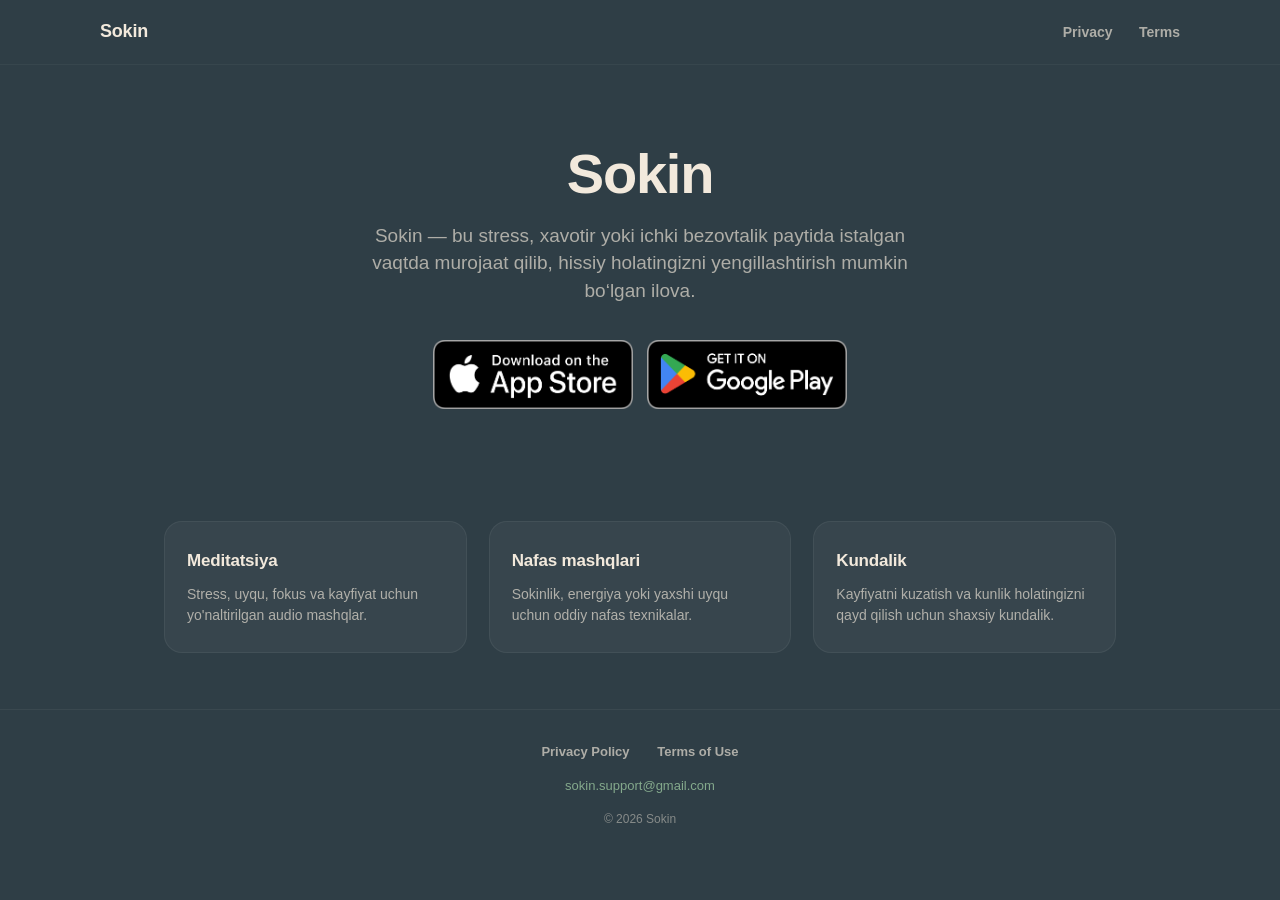
<file: index.html>
<!doctype html>
<html lang="en">
<head>
  <meta charset="utf-8" />
  <meta name="viewport" content="width=device-width, initial-scale=1, viewport-fit=cover" />
  <title>Sokin — Meditation, Breathing, Sleep</title>
  <meta name="description" content="Sokin — a meditation app for stress relief, breathing exercises, and better sleep. Available on iOS and Android." />
  <meta name="theme-color" content="#2F3E46" />

  <meta property="og:title" content="Sokin — Meditation, Breathing, Sleep" />
  <meta property="og:description" content="Meditation, breathing exercises, and tools for better sleep." />
  <meta property="og:type" content="website" />

  <link rel="stylesheet" href="styles.css" />
  <style>
    .badges .store-badge-img { display: inline-flex; transition: transform .2s ease, opacity .2s ease; }
    .badges .store-badge-img:hover { transform: translateY(-1px); opacity: .88; }
    .badges .store-badge-img img { display: block; width: 200px; height: auto; }
    @media (max-width: 720px) { .badges .store-badge-img img { width: 168px; } }
  </style>
</head>
<body>

  <header class="site-header">
    <div class="inner">
      <div class="brand">Sokin</div>
      <nav>
        <a href="privacy/">Privacy</a>
        <a href="terms/">Terms</a>
      </nav>
    </div>
  </header>

  <main>
    <section class="hero">
      <h1>Sokin</h1>
      <p class="tagline">
        Sokin — bu stress, xavotir yoki ichki bezovtalik paytida istalgan vaqtda murojaat qilib, hissiy holatingizni yengillashtirish mumkin bo‘lgan ilova.
      </p>

      <div class="badges">
        <a class="store-badge-img" href="https://apps.apple.com/app/id6761256187" target="_blank" rel="noopener" aria-label="Download on the App Store">
          <img src="download/apple.png" alt="Download on the App Store" />
        </a>
        <a class="store-badge-img" href="https://play.google.com/store/apps/details?id=com.sokin.meditation" target="_blank" rel="noopener" aria-label="Get it on Google Play">
          <img src="download/google.png" alt="Get it on Google Play" />
        </a>
      </div>
    </section>

    <section class="features">
      <div class="feature">
        <h3>Meditatsiya</h3>
        <p>Stress, uyqu, fokus va kayfiyat uchun yo'naltirilgan audio mashqlar.</p>
      </div>
      <div class="feature">
        <h3>Nafas mashqlari</h3>
        <p>Sokinlik, energiya yoki yaxshi uyqu uchun oddiy nafas texnikalar.</p>
      </div>
      <div class="feature">
        <h3>Kundalik</h3>
        <p>Kayfiyatni kuzatish va kunlik holatingizni qayd qilish uchun shaxsiy kundalik.</p>
      </div>
    </section>
  </main>

  <footer class="site-footer">
    <div class="links">
      <a href="privacy/">Privacy Policy</a>
      <a href="terms/">Terms of Use</a>
    </div>
    <div class="email">
      <a href="mailto:sokin.support@gmail.com">sokin.support@gmail.com</a>
    </div>
    <div style="margin-top: 14px; font-size: 12px;">
      © 2026 Sokin
    </div>
  </footer>

</body>
</html>
</file>
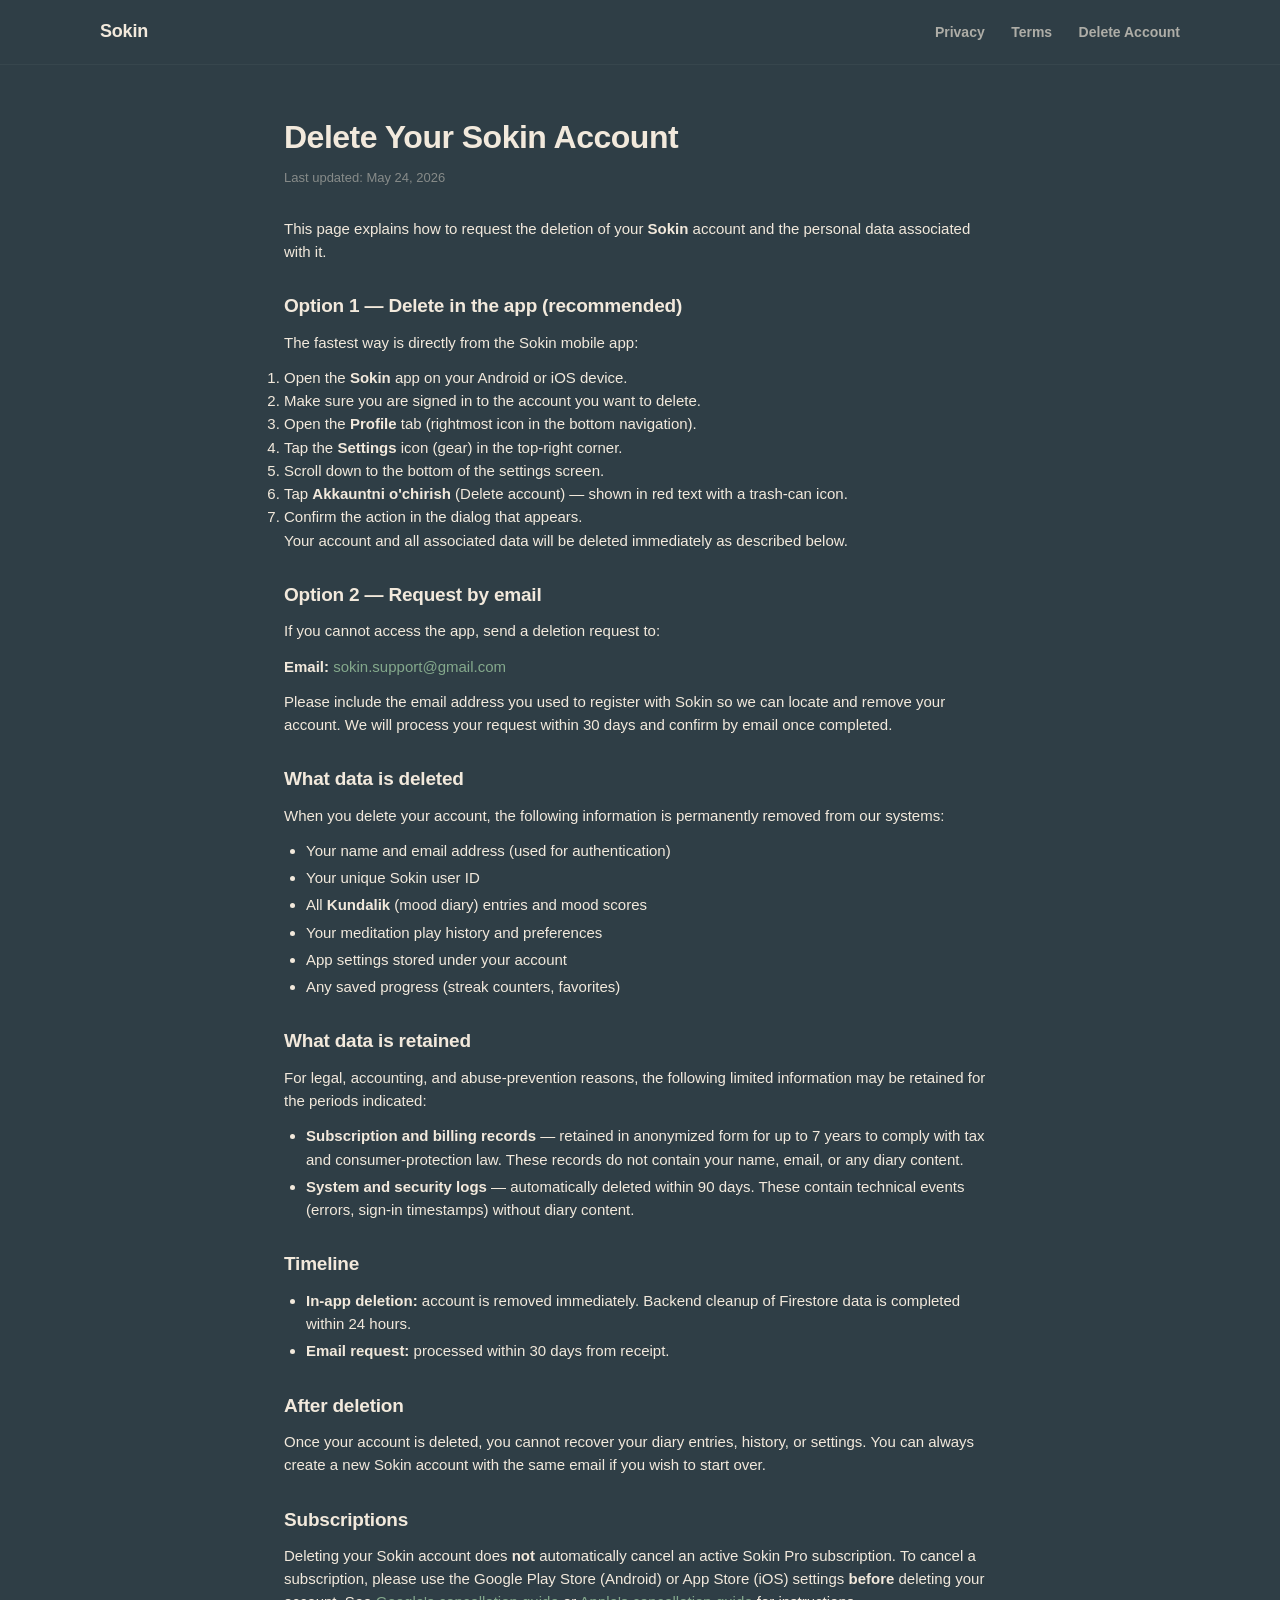
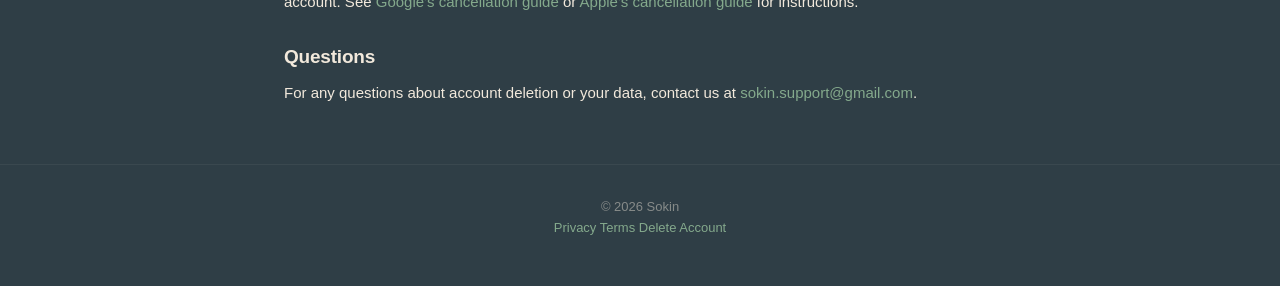
<file: delete-account/index.html>
<!doctype html>
<html lang="en">
<head>
  <meta charset="utf-8" />
  <meta name="viewport" content="width=device-width, initial-scale=1, viewport-fit=cover" />
  <title>Account Deletion — Sokin</title>
  <meta name="description" content="How to request deletion of your Sokin account and associated data." />
  <meta name="theme-color" content="#2F3E46" />
  <link rel="stylesheet" href="../styles.css" />
</head>
<body>

  <header class="site-header">
    <div class="inner">
      <div class="brand"><a href="../" style="color: inherit;">Sokin</a></div>
      <nav>
        <a href="../privacy/">Privacy</a>
        <a href="../terms/">Terms</a>
        <a href="../delete-account/">Delete Account</a>
      </nav>
    </div>
  </header>

  <main class="container policy">

    <h1>Delete Your Sokin Account</h1>
    <p class="effective">Last updated: May 24, 2026</p>

    <p>This page explains how to request the deletion of your <strong>Sokin</strong> account and the personal data associated with it.</p>

    <h2>Option 1 — Delete in the app (recommended)</h2>
    <p>The fastest way is directly from the Sokin mobile app:</p>
    <ol>
      <li>Open the <strong>Sokin</strong> app on your Android or iOS device.</li>
      <li>Make sure you are signed in to the account you want to delete.</li>
      <li>Open the <strong>Profile</strong> tab (rightmost icon in the bottom navigation).</li>
      <li>Tap the <strong>Settings</strong> icon (gear) in the top-right corner.</li>
      <li>Scroll down to the bottom of the settings screen.</li>
      <li>Tap <strong>Akkauntni o'chirish</strong> (Delete account) — shown in red text with a trash-can icon.</li>
      <li>Confirm the action in the dialog that appears.</li>
    </ol>
    <p>Your account and all associated data will be deleted immediately as described below.</p>

    <h2>Option 2 — Request by email</h2>
    <p>If you cannot access the app, send a deletion request to:</p>
    <p><strong>Email:</strong> <a href="mailto:sokin.support@gmail.com?subject=Sokin%20account%20deletion%20request">sokin.support@gmail.com</a></p>
    <p>Please include the email address you used to register with Sokin so we can locate and remove your account. We will process your request within 30 days and confirm by email once completed.</p>

    <h2>What data is deleted</h2>
    <p>When you delete your account, the following information is permanently removed from our systems:</p>
    <ul>
      <li>Your name and email address (used for authentication)</li>
      <li>Your unique Sokin user ID</li>
      <li>All <strong>Kundalik</strong> (mood diary) entries and mood scores</li>
      <li>Your meditation play history and preferences</li>
      <li>App settings stored under your account</li>
      <li>Any saved progress (streak counters, favorites)</li>
    </ul>

    <h2>What data is retained</h2>
    <p>For legal, accounting, and abuse-prevention reasons, the following limited information may be retained for the periods indicated:</p>
    <ul>
      <li><strong>Subscription and billing records</strong> — retained in anonymized form for up to 7 years to comply with tax and consumer-protection law. These records do not contain your name, email, or any diary content.</li>
      <li><strong>System and security logs</strong> — automatically deleted within 90 days. These contain technical events (errors, sign-in timestamps) without diary content.</li>
    </ul>

    <h2>Timeline</h2>
    <ul>
      <li><strong>In-app deletion:</strong> account is removed immediately. Backend cleanup of Firestore data is completed within 24 hours.</li>
      <li><strong>Email request:</strong> processed within 30 days from receipt.</li>
    </ul>

    <h2>After deletion</h2>
    <p>Once your account is deleted, you cannot recover your diary entries, history, or settings. You can always create a new Sokin account with the same email if you wish to start over.</p>

    <h2>Subscriptions</h2>
    <p>Deleting your Sokin account does <strong>not</strong> automatically cancel an active Sokin Pro subscription. To cancel a subscription, please use the Google Play Store (Android) or App Store (iOS) settings <strong>before</strong> deleting your account. See <a href="https://support.google.com/googleplay/answer/7018481">Google's cancellation guide</a> or <a href="https://support.apple.com/HT202039">Apple's cancellation guide</a> for instructions.</p>

    <h2>Questions</h2>
    <p>For any questions about account deletion or your data, contact us at <a href="mailto:sokin.support@gmail.com">sokin.support@gmail.com</a>.</p>

  </main>

  <footer class="site-footer">
    <div class="inner">
      <span>© 2026 Sokin</span>
      <nav>
        <a href="../privacy/">Privacy</a>
        <a href="../terms/">Terms</a>
        <a href="../delete-account/">Delete Account</a>
      </nav>
    </div>
  </footer>

</body>
</html>
</content>
</invoke>
</file>
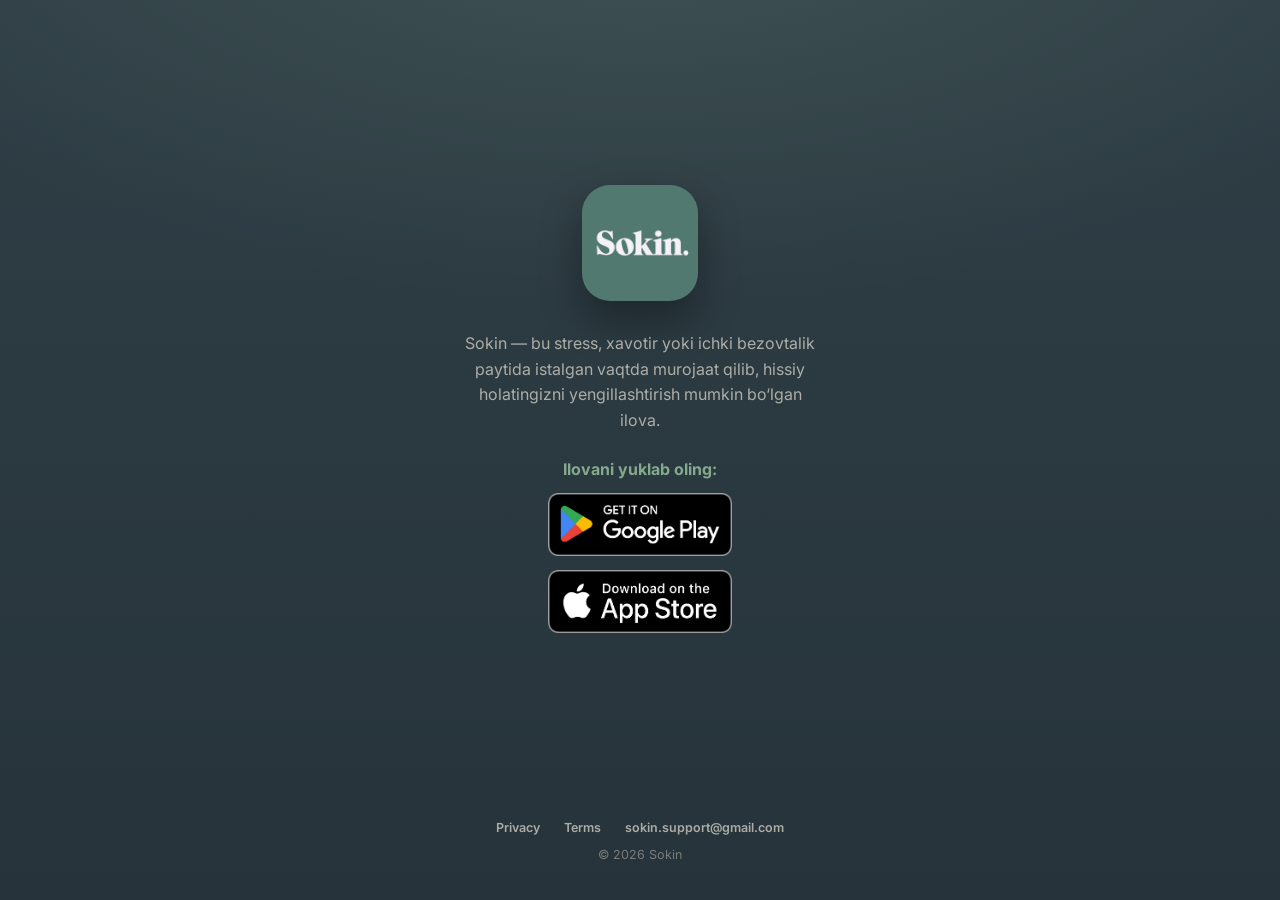
<file: download/index.html>
<!doctype html>
<html lang="uz">
<head>
  <meta charset="utf-8" />
  <meta name="viewport" content="width=device-width, initial-scale=1, viewport-fit=cover" />
  <title>Sokin — Yuklab olish</title>
  <meta name="description" content="Sokin meditatsiya ilovasini yuklab oling — iPhone (App Store) va Android (Google Play) uchun." />
  <meta name="theme-color" content="#2F3E46" />

  <meta property="og:title" content="Sokin — Yuklab olish" />
  <meta property="og:description" content="Meditatsiya, nafas mashqlari va sokin uyqu uchun ilova." />
  <meta property="og:image" content="icon.png" />
  <meta property="og:type" content="website" />

  <link rel="preconnect" href="https://fonts.googleapis.com" />
  <link rel="preconnect" href="https://fonts.gstatic.com" crossorigin />
  <link href="https://fonts.googleapis.com/css2?family=Inter:wght@400;500;600;700&display=swap" rel="stylesheet" />

  <style>
    :root {
      --bg: #2F3E46;
      --bg2: #26333a;
      --surface: #354F52;
      --primary: #52796F;
      --icon: #84A98C;
      --text: #F2E9DC;
      --text-muted: rgba(242, 233, 220, 0.66);
      --text-subtle: rgba(242, 233, 220, 0.40);
    }
    * { box-sizing: border-box; margin: 0; padding: 0; }
    html { scroll-behavior: smooth; }
    body {
      font-family: "Inter", -apple-system, BlinkMacSystemFont, "Segoe UI", Roboto, sans-serif;
      color: var(--text);
      background:
        radial-gradient(120% 80% at 50% -10%, rgba(132,169,140,0.18) 0%, rgba(132,169,140,0) 55%),
        linear-gradient(180deg, var(--bg) 0%, var(--bg2) 100%);
      background-attachment: fixed;
      min-height: 100vh;
      -webkit-font-smoothing: antialiased;
      -moz-osx-font-smoothing: grayscale;
      display: flex;
      flex-direction: column;
    }

    .wrap {
      flex: 1;
      display: flex;
      flex-direction: column;
      align-items: center;
      justify-content: center;
      text-align: center;
      padding: 64px 24px 40px;
    }

    .logo {
      width: 116px;
      height: 116px;
      border-radius: 28px;
      box-shadow: 0 18px 40px rgba(0, 0, 0, 0.35);
      margin-bottom: 30px;
    }

    .tagline {
      font-size: 16px;
      color: var(--text-muted);
      max-width: 350px;
      line-height: 1.6;
      margin-bottom: 0;
    }
    .cta-line {
      font-size: 16px;
      font-weight: 700;
      color: var(--icon);
      margin: 26px 0 14px;
    }

    .buttons {
      display: flex;
      flex-direction: column;
      align-items: center;
      gap: 14px;
    }
    .store-badge {
      display: inline-flex;
      transition: transform .2s ease, opacity .2s ease;
    }
    .store-badge:hover { transform: translateY(-1px); opacity: 0.88; }
    .store-badge img { display: block; }
    /* Both badges cropped tight → identical display WIDTH so the
       stacked pair lines up neatly (edges aligned). */
    .store-badge img { width: 184px; height: auto; }
    .store-badge.primary { order: -1; }

    footer {
      text-align: center;
      padding: 26px 24px 38px;
      font-size: 12.5px;
      color: var(--text-subtle);
    }
    footer a { color: var(--text-muted); text-decoration: none; font-weight: 600; margin: 0 10px; }
    footer a:hover { color: var(--text); }
    footer .copy { margin-top: 12px; color: var(--text-subtle); }

    @media (max-width: 420px) {
      .logo { width: 104px; height: 104px; }
    }
  </style>
</head>
<body>

  <div class="wrap">
    <img class="logo" src="icon.png" alt="Sokin" />

    <p class="tagline">
      Sokin — bu stress, xavotir yoki ichki bezovtalik paytida istalgan vaqtda murojaat qilib, hissiy holatingizni yengillashtirish mumkin bo‘lgan ilova.
    </p>
    <p class="cta-line">Ilovani yuklab oling:</p>

    <div class="buttons">
      <a id="btn-ios" class="store-badge badge-ios" href="https://apps.apple.com/app/id6761256187" rel="noopener" aria-label="Download on the App Store">
        <img src="apple.png" alt="Download on the App Store" />
      </a>
      <a id="btn-android" class="store-badge badge-android" href="https://play.google.com/store/apps/details?id=com.sokin.meditation" rel="noopener" aria-label="Get it on Google Play">
        <img src="google.png" alt="Get it on Google Play" />
      </a>
    </div>
  </div>

  <footer>
    <div>
      <a href="../privacy/">Privacy</a>
      <a href="../terms/">Terms</a>
      <a href="mailto:sokin.support@gmail.com">sokin.support@gmail.com</a>
    </div>
    <div class="copy">© 2026 Sokin</div>
  </footer>

  <script>
    (function () {
      var ua = navigator.userAgent || navigator.vendor || window.opera || "";
      var isIOS = /iPad|iPhone|iPod/.test(ua) && !window.MSStream;
      var isAndroid = /android/i.test(ua);
      if (isAndroid) document.getElementById("btn-android").classList.add("primary");
      else if (isIOS) document.getElementById("btn-ios").classList.add("primary");
      else document.getElementById("btn-android").classList.add("primary");
    })();
  </script>

</body>
</html>
</file>
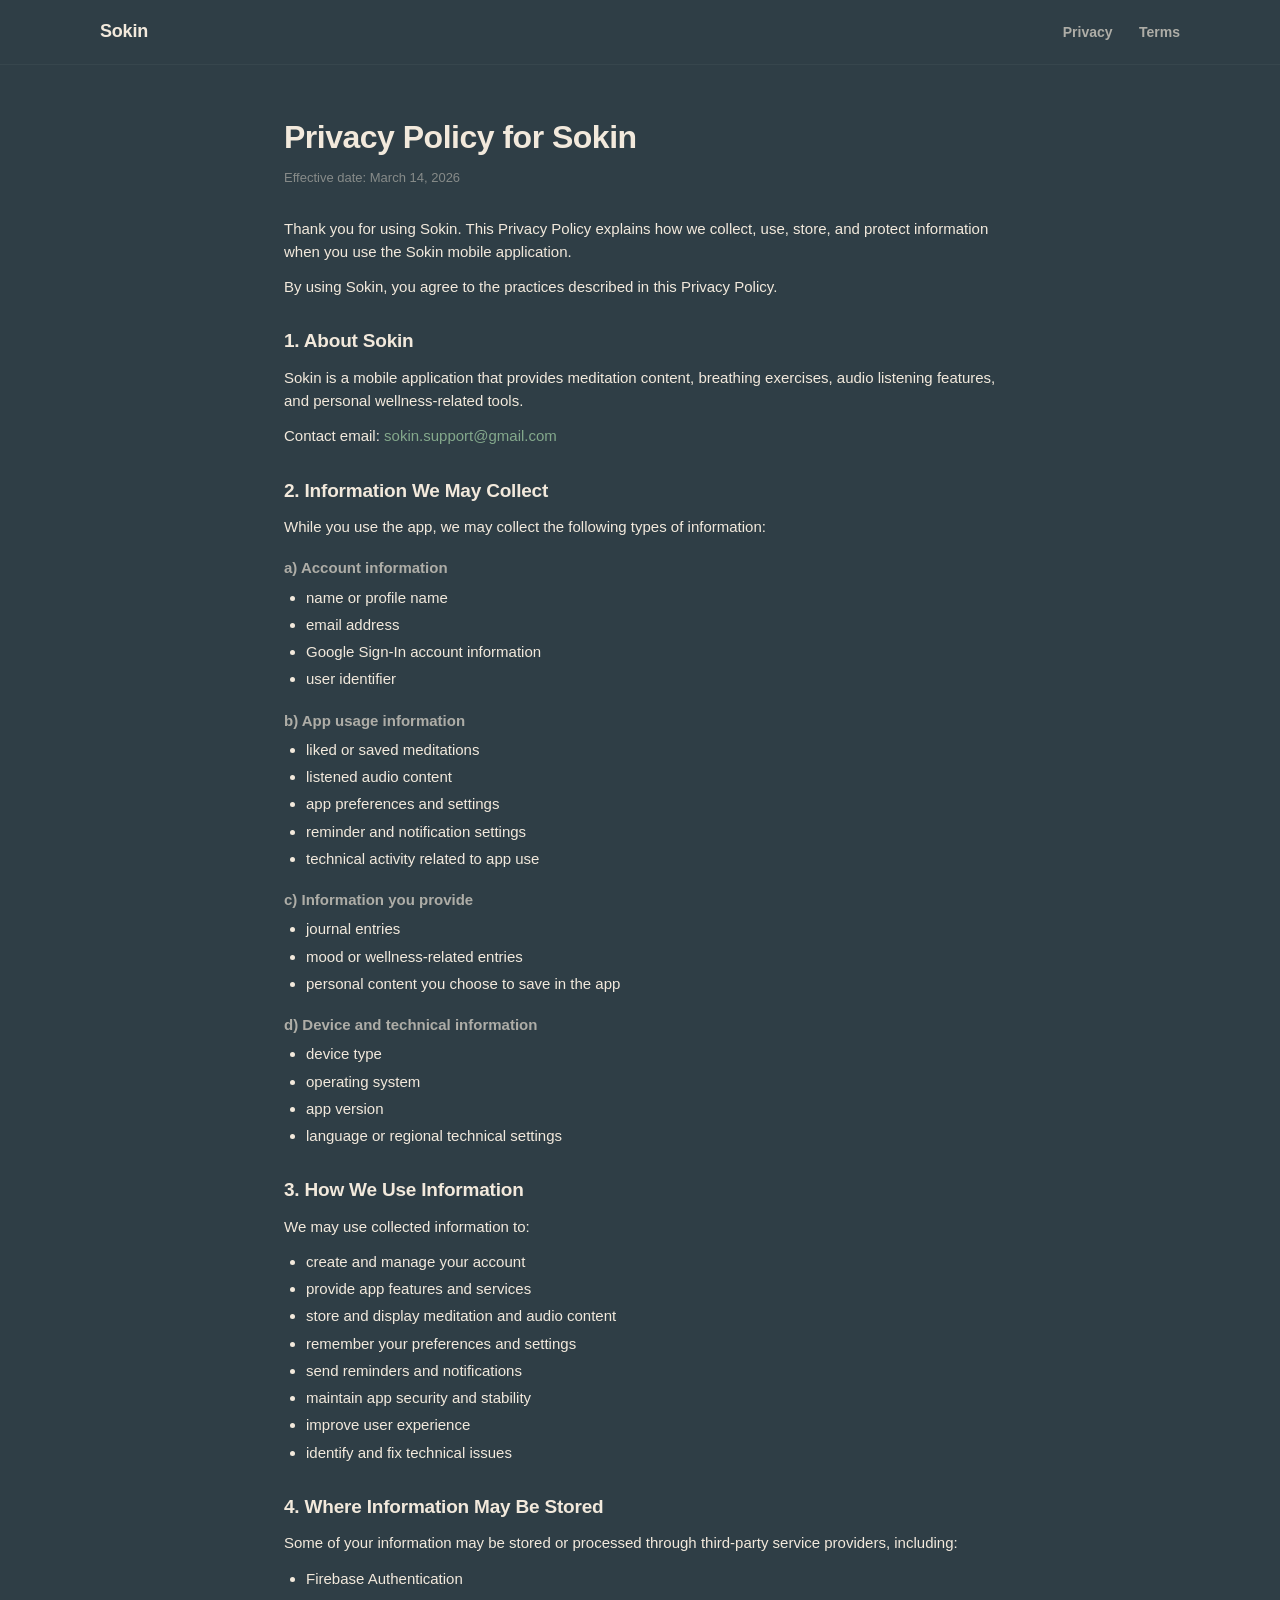
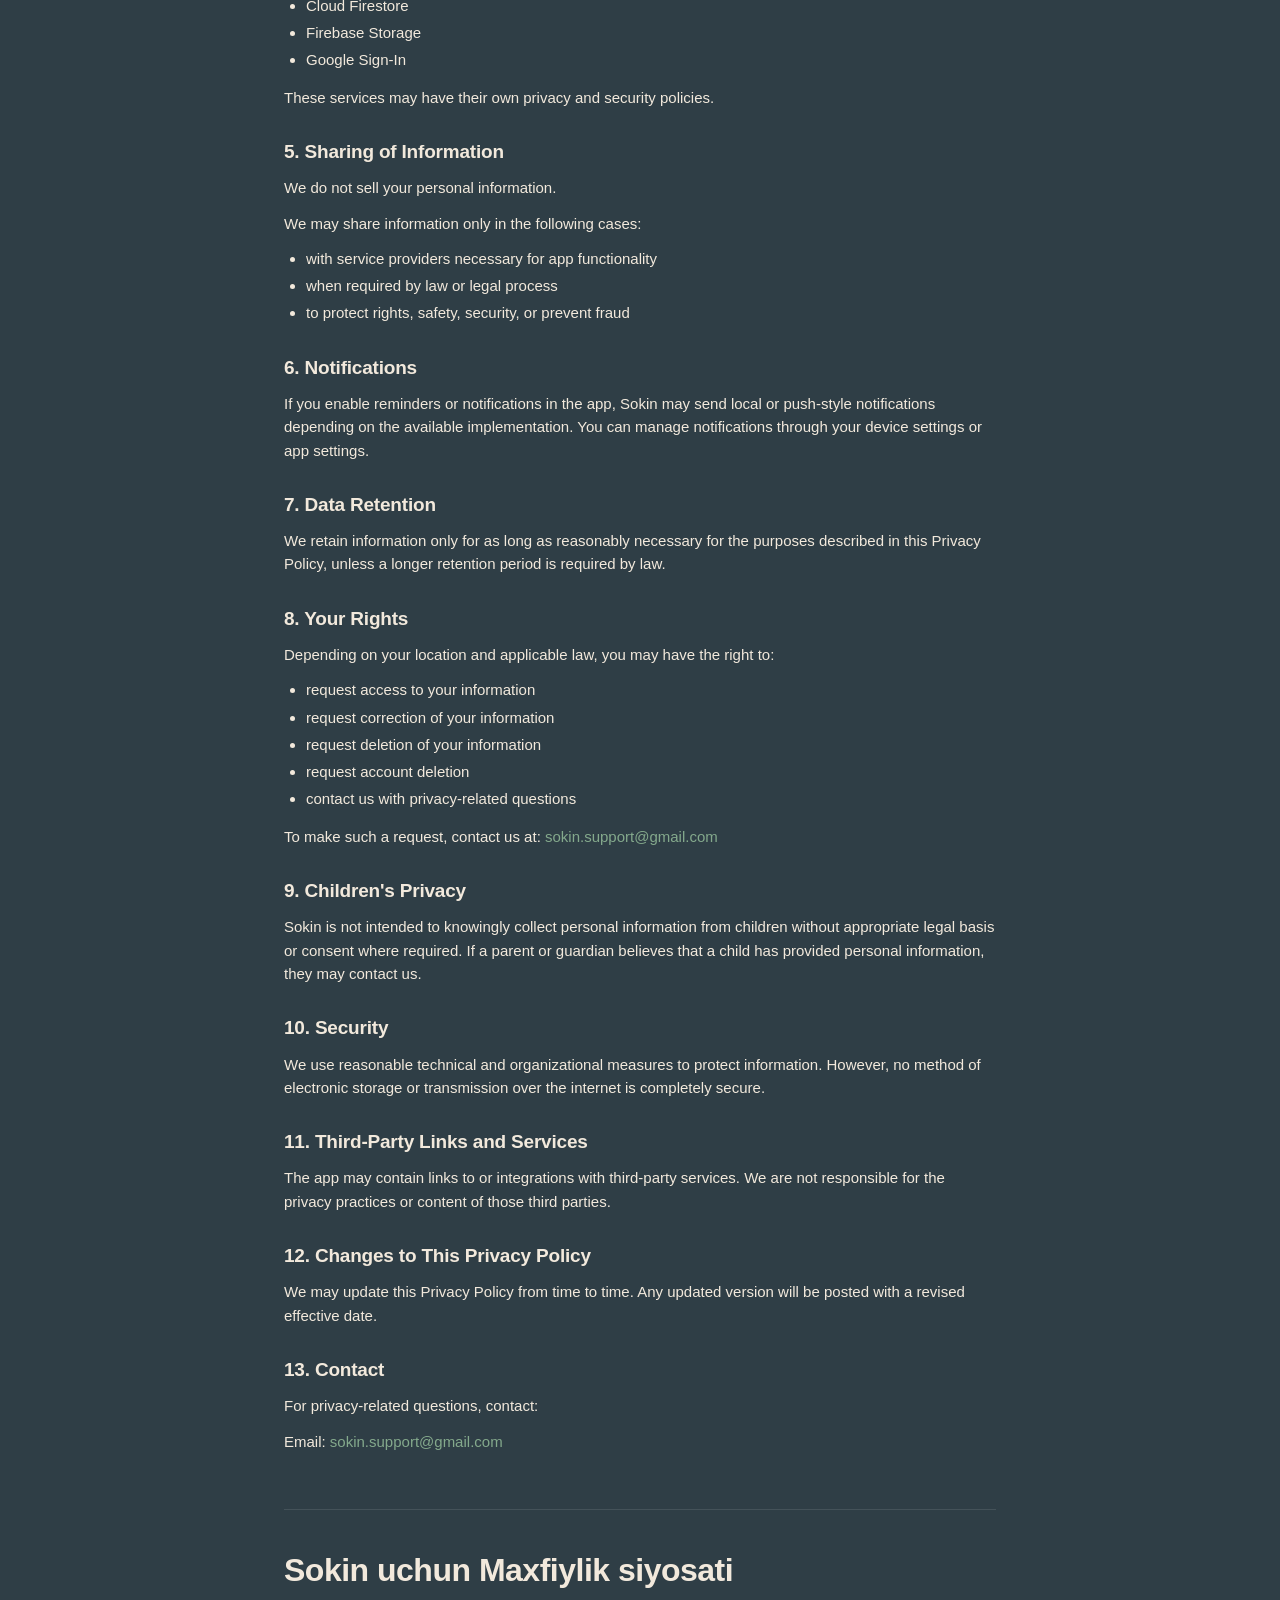
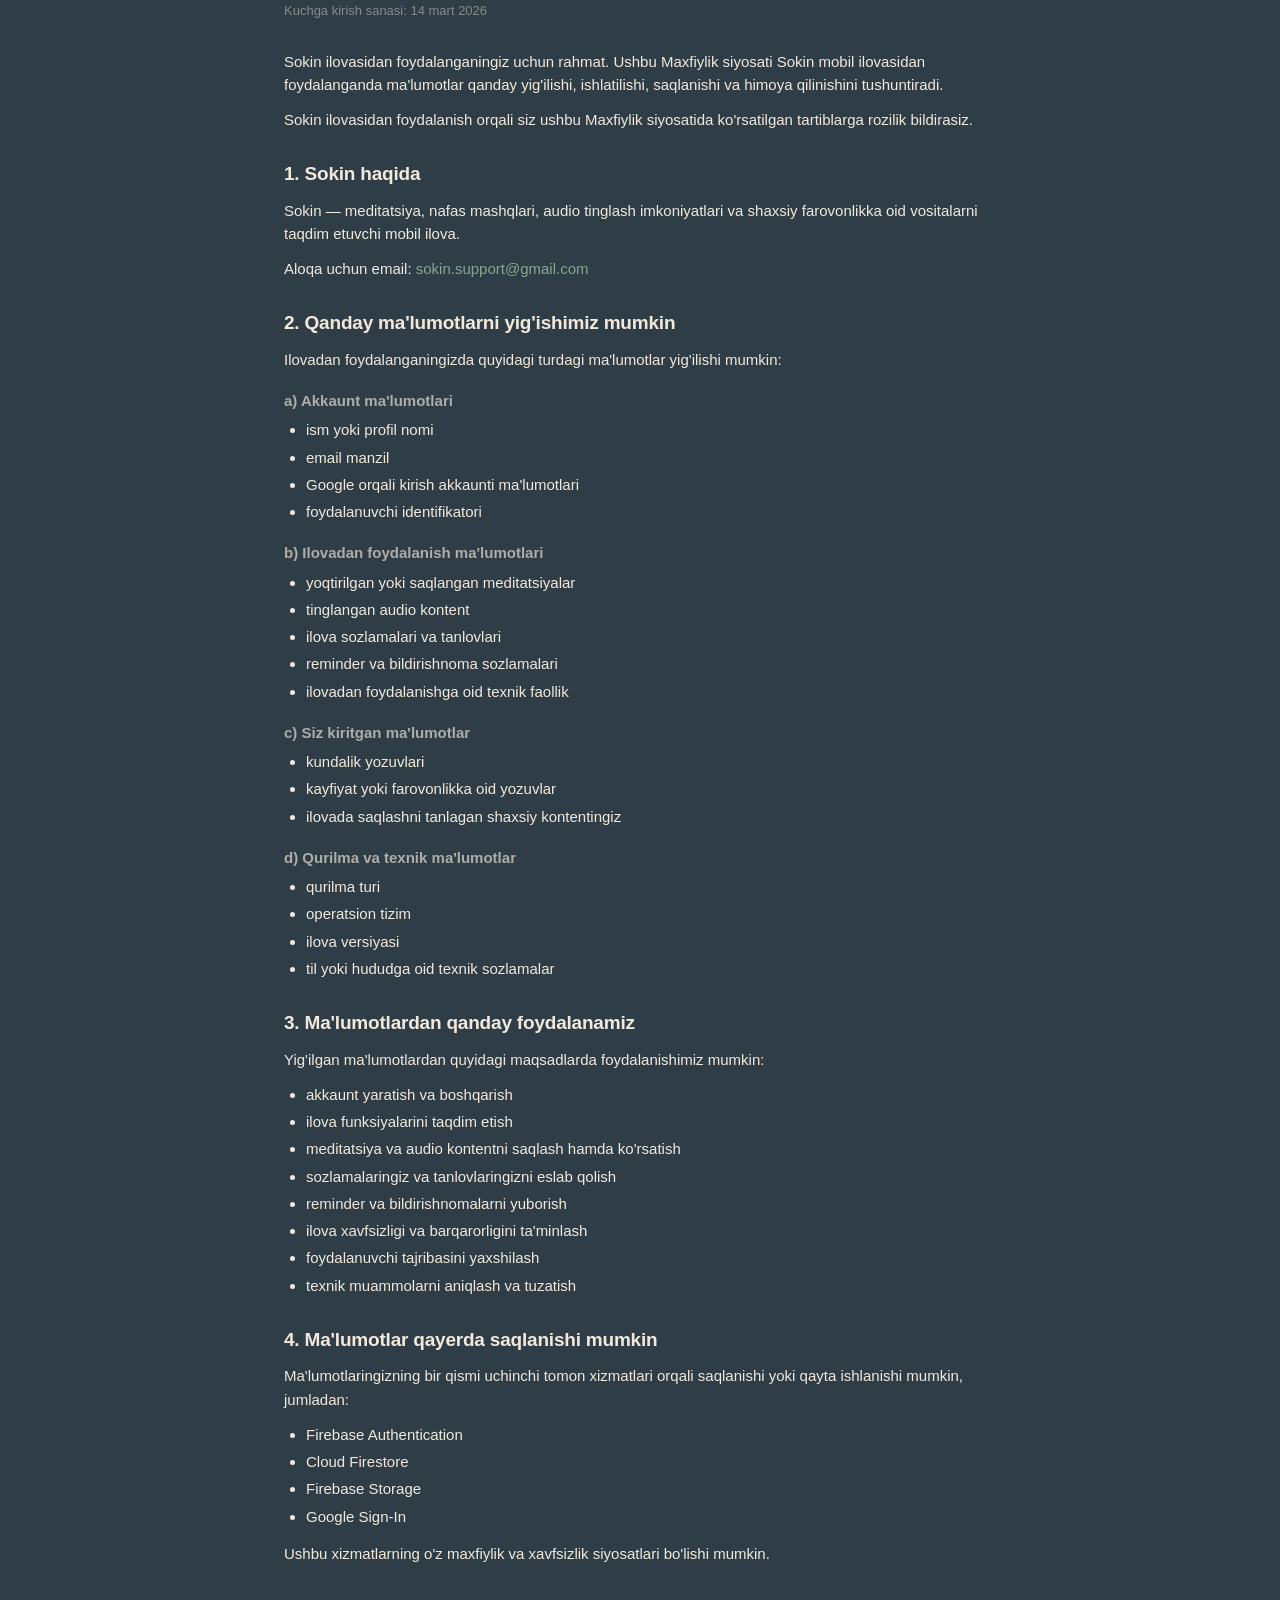
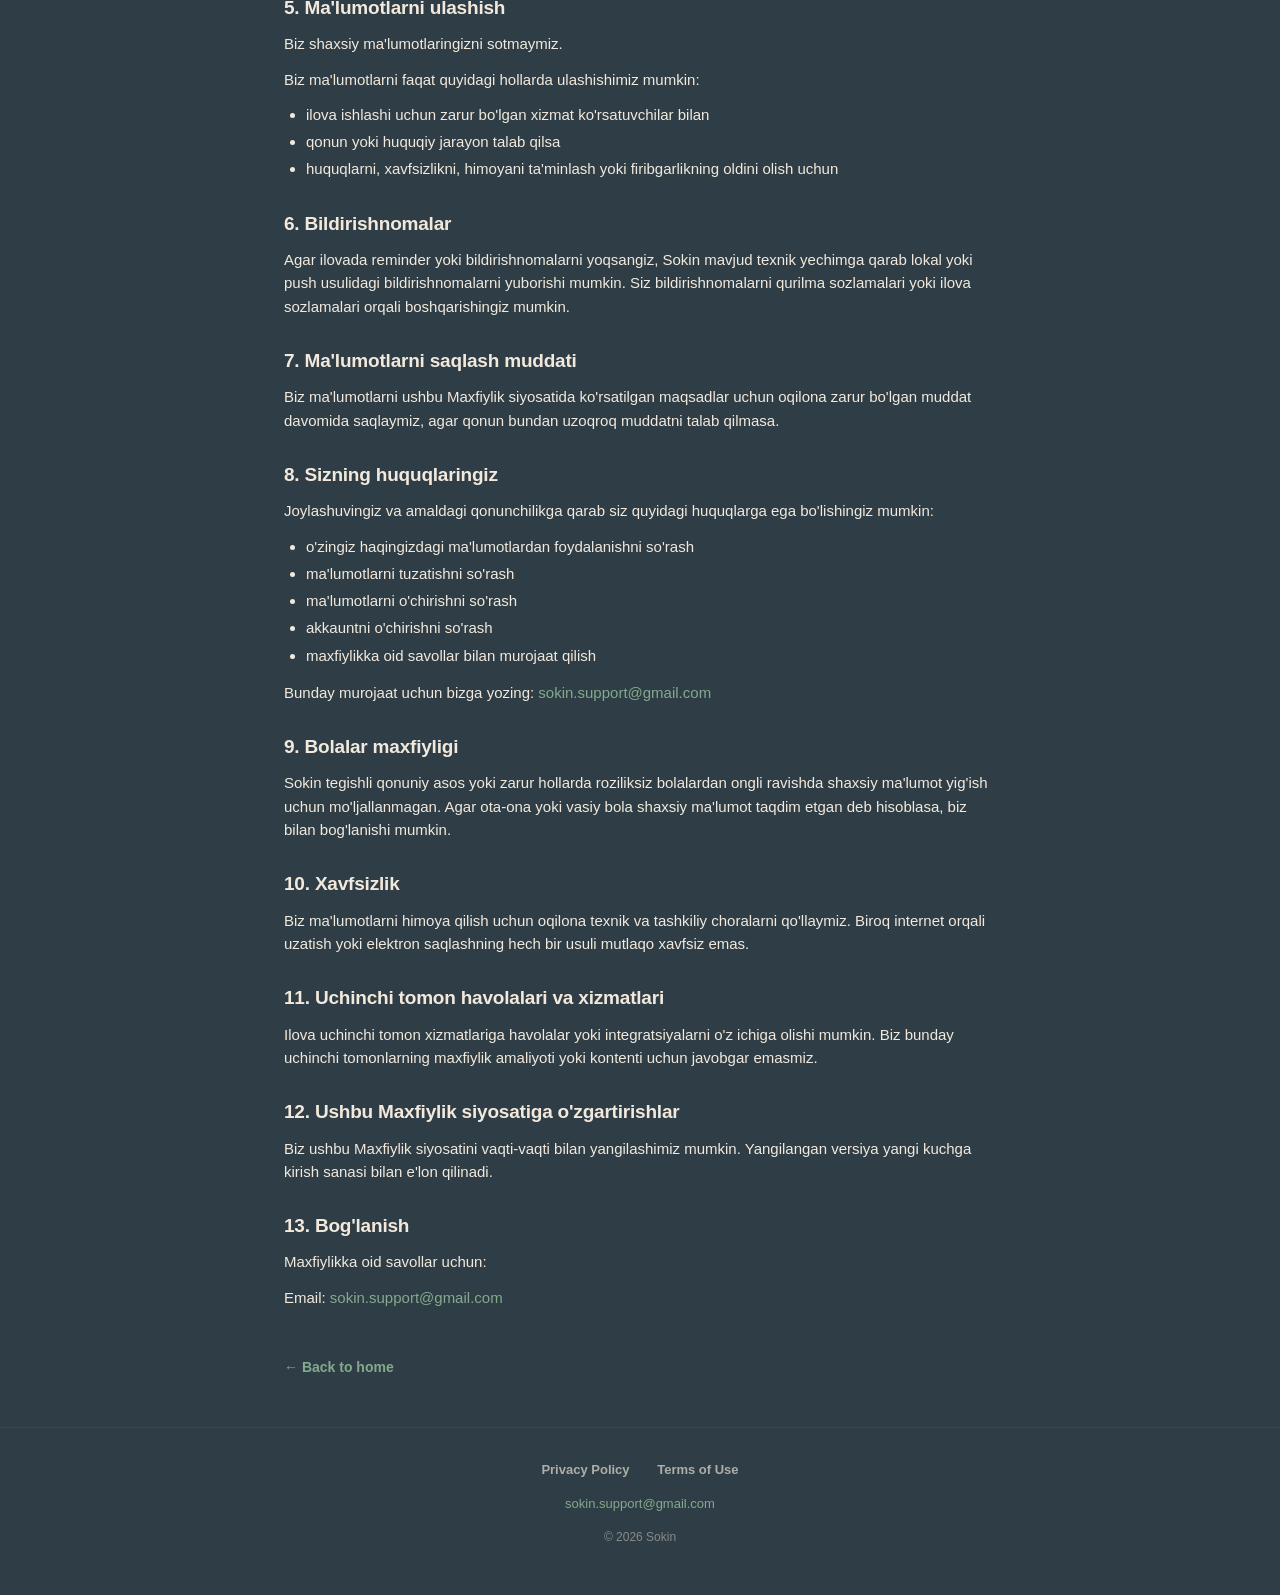
<file: privacy/index.html>
<!doctype html>
<html lang="en">
<head>
  <meta charset="utf-8" />
  <meta name="viewport" content="width=device-width, initial-scale=1, viewport-fit=cover" />
  <title>Privacy Policy — Sokin</title>
  <meta name="description" content="Privacy Policy for the Sokin meditation app." />
  <meta name="theme-color" content="#2F3E46" />
  <link rel="stylesheet" href="../styles.css" />
</head>
<body>

  <header class="site-header">
    <div class="inner">
      <div class="brand"><a href="../" style="color: inherit;">Sokin</a></div>
      <nav>
        <a href="../privacy/">Privacy</a>
        <a href="../terms/">Terms</a>
      </nav>
    </div>
  </header>

  <main class="container policy">

    <h1>Privacy Policy for Sokin</h1>
    <p class="effective">Effective date: March 14, 2026</p>

    <p>Thank you for using Sokin. This Privacy Policy explains how we collect, use, store, and protect information when you use the Sokin mobile application.</p>
    <p>By using Sokin, you agree to the practices described in this Privacy Policy.</p>

    <h2>1. About Sokin</h2>
    <p>Sokin is a mobile application that provides meditation content, breathing exercises, audio listening features, and personal wellness-related tools.</p>
    <p>Contact email: <a href="mailto:sokin.support@gmail.com">sokin.support@gmail.com</a></p>

    <h2>2. Information We May Collect</h2>
    <p>While you use the app, we may collect the following types of information:</p>

    <h3>a) Account information</h3>
    <ul>
      <li>name or profile name</li>
      <li>email address</li>
      <li>Google Sign-In account information</li>
      <li>user identifier</li>
    </ul>

    <h3>b) App usage information</h3>
    <ul>
      <li>liked or saved meditations</li>
      <li>listened audio content</li>
      <li>app preferences and settings</li>
      <li>reminder and notification settings</li>
      <li>technical activity related to app use</li>
    </ul>

    <h3>c) Information you provide</h3>
    <ul>
      <li>journal entries</li>
      <li>mood or wellness-related entries</li>
      <li>personal content you choose to save in the app</li>
    </ul>

    <h3>d) Device and technical information</h3>
    <ul>
      <li>device type</li>
      <li>operating system</li>
      <li>app version</li>
      <li>language or regional technical settings</li>
    </ul>

    <h2>3. How We Use Information</h2>
    <p>We may use collected information to:</p>
    <ul>
      <li>create and manage your account</li>
      <li>provide app features and services</li>
      <li>store and display meditation and audio content</li>
      <li>remember your preferences and settings</li>
      <li>send reminders and notifications</li>
      <li>maintain app security and stability</li>
      <li>improve user experience</li>
      <li>identify and fix technical issues</li>
    </ul>

    <h2>4. Where Information May Be Stored</h2>
    <p>Some of your information may be stored or processed through third-party service providers, including:</p>
    <ul>
      <li>Firebase Authentication</li>
      <li>Cloud Firestore</li>
      <li>Firebase Storage</li>
      <li>Google Sign-In</li>
    </ul>
    <p>These services may have their own privacy and security policies.</p>

    <h2>5. Sharing of Information</h2>
    <p>We do not sell your personal information.</p>
    <p>We may share information only in the following cases:</p>
    <ul>
      <li>with service providers necessary for app functionality</li>
      <li>when required by law or legal process</li>
      <li>to protect rights, safety, security, or prevent fraud</li>
    </ul>

    <h2>6. Notifications</h2>
    <p>If you enable reminders or notifications in the app, Sokin may send local or push-style notifications depending on the available implementation. You can manage notifications through your device settings or app settings.</p>

    <h2>7. Data Retention</h2>
    <p>We retain information only for as long as reasonably necessary for the purposes described in this Privacy Policy, unless a longer retention period is required by law.</p>

    <h2>8. Your Rights</h2>
    <p>Depending on your location and applicable law, you may have the right to:</p>
    <ul>
      <li>request access to your information</li>
      <li>request correction of your information</li>
      <li>request deletion of your information</li>
      <li>request account deletion</li>
      <li>contact us with privacy-related questions</li>
    </ul>
    <p>To make such a request, contact us at: <a href="mailto:sokin.support@gmail.com">sokin.support@gmail.com</a></p>

    <h2>9. Children's Privacy</h2>
    <p>Sokin is not intended to knowingly collect personal information from children without appropriate legal basis or consent where required. If a parent or guardian believes that a child has provided personal information, they may contact us.</p>

    <h2>10. Security</h2>
    <p>We use reasonable technical and organizational measures to protect information. However, no method of electronic storage or transmission over the internet is completely secure.</p>

    <h2>11. Third-Party Links and Services</h2>
    <p>The app may contain links to or integrations with third-party services. We are not responsible for the privacy practices or content of those third parties.</p>

    <h2>12. Changes to This Privacy Policy</h2>
    <p>We may update this Privacy Policy from time to time. Any updated version will be posted with a revised effective date.</p>

    <h2>13. Contact</h2>
    <p>For privacy-related questions, contact:</p>
    <p>Email: <a href="mailto:sokin.support@gmail.com">sokin.support@gmail.com</a></p>

    <hr class="lang-divider" />

    <h1>Sokin uchun Maxfiylik siyosati</h1>
    <p class="effective">Kuchga kirish sanasi: 14 mart 2026</p>

    <p>Sokin ilovasidan foydalanganingiz uchun rahmat. Ushbu Maxfiylik siyosati Sokin mobil ilovasidan foydalanganda ma'lumotlar qanday yig'ilishi, ishlatilishi, saqlanishi va himoya qilinishini tushuntiradi.</p>
    <p>Sokin ilovasidan foydalanish orqali siz ushbu Maxfiylik siyosatida ko'rsatilgan tartiblarga rozilik bildirasiz.</p>

    <h2>1. Sokin haqida</h2>
    <p>Sokin — meditatsiya, nafas mashqlari, audio tinglash imkoniyatlari va shaxsiy farovonlikka oid vositalarni taqdim etuvchi mobil ilova.</p>
    <p>Aloqa uchun email: <a href="mailto:sokin.support@gmail.com">sokin.support@gmail.com</a></p>

    <h2>2. Qanday ma'lumotlarni yig'ishimiz mumkin</h2>
    <p>Ilovadan foydalanganingizda quyidagi turdagi ma'lumotlar yig'ilishi mumkin:</p>

    <h3>a) Akkaunt ma'lumotlari</h3>
    <ul>
      <li>ism yoki profil nomi</li>
      <li>email manzil</li>
      <li>Google orqali kirish akkaunti ma'lumotlari</li>
      <li>foydalanuvchi identifikatori</li>
    </ul>

    <h3>b) Ilovadan foydalanish ma'lumotlari</h3>
    <ul>
      <li>yoqtirilgan yoki saqlangan meditatsiyalar</li>
      <li>tinglangan audio kontent</li>
      <li>ilova sozlamalari va tanlovlari</li>
      <li>reminder va bildirishnoma sozlamalari</li>
      <li>ilovadan foydalanishga oid texnik faollik</li>
    </ul>

    <h3>c) Siz kiritgan ma'lumotlar</h3>
    <ul>
      <li>kundalik yozuvlari</li>
      <li>kayfiyat yoki farovonlikka oid yozuvlar</li>
      <li>ilovada saqlashni tanlagan shaxsiy kontentingiz</li>
    </ul>

    <h3>d) Qurilma va texnik ma'lumotlar</h3>
    <ul>
      <li>qurilma turi</li>
      <li>operatsion tizim</li>
      <li>ilova versiyasi</li>
      <li>til yoki hududga oid texnik sozlamalar</li>
    </ul>

    <h2>3. Ma'lumotlardan qanday foydalanamiz</h2>
    <p>Yig'ilgan ma'lumotlardan quyidagi maqsadlarda foydalanishimiz mumkin:</p>
    <ul>
      <li>akkaunt yaratish va boshqarish</li>
      <li>ilova funksiyalarini taqdim etish</li>
      <li>meditatsiya va audio kontentni saqlash hamda ko'rsatish</li>
      <li>sozlamalaringiz va tanlovlaringizni eslab qolish</li>
      <li>reminder va bildirishnomalarni yuborish</li>
      <li>ilova xavfsizligi va barqarorligini ta'minlash</li>
      <li>foydalanuvchi tajribasini yaxshilash</li>
      <li>texnik muammolarni aniqlash va tuzatish</li>
    </ul>

    <h2>4. Ma'lumotlar qayerda saqlanishi mumkin</h2>
    <p>Ma'lumotlaringizning bir qismi uchinchi tomon xizmatlari orqali saqlanishi yoki qayta ishlanishi mumkin, jumladan:</p>
    <ul>
      <li>Firebase Authentication</li>
      <li>Cloud Firestore</li>
      <li>Firebase Storage</li>
      <li>Google Sign-In</li>
    </ul>
    <p>Ushbu xizmatlarning o'z maxfiylik va xavfsizlik siyosatlari bo'lishi mumkin.</p>

    <h2>5. Ma'lumotlarni ulashish</h2>
    <p>Biz shaxsiy ma'lumotlaringizni sotmaymiz.</p>
    <p>Biz ma'lumotlarni faqat quyidagi hollarda ulashishimiz mumkin:</p>
    <ul>
      <li>ilova ishlashi uchun zarur bo'lgan xizmat ko'rsatuvchilar bilan</li>
      <li>qonun yoki huquqiy jarayon talab qilsa</li>
      <li>huquqlarni, xavfsizlikni, himoyani ta'minlash yoki firibgarlikning oldini olish uchun</li>
    </ul>

    <h2>6. Bildirishnomalar</h2>
    <p>Agar ilovada reminder yoki bildirishnomalarni yoqsangiz, Sokin mavjud texnik yechimga qarab lokal yoki push usulidagi bildirishnomalarni yuborishi mumkin. Siz bildirishnomalarni qurilma sozlamalari yoki ilova sozlamalari orqali boshqarishingiz mumkin.</p>

    <h2>7. Ma'lumotlarni saqlash muddati</h2>
    <p>Biz ma'lumotlarni ushbu Maxfiylik siyosatida ko'rsatilgan maqsadlar uchun oqilona zarur bo'lgan muddat davomida saqlaymiz, agar qonun bundan uzoqroq muddatni talab qilmasa.</p>

    <h2>8. Sizning huquqlaringiz</h2>
    <p>Joylashuvingiz va amaldagi qonunchilikga qarab siz quyidagi huquqlarga ega bo'lishingiz mumkin:</p>
    <ul>
      <li>o'zingiz haqingizdagi ma'lumotlardan foydalanishni so'rash</li>
      <li>ma'lumotlarni tuzatishni so'rash</li>
      <li>ma'lumotlarni o'chirishni so'rash</li>
      <li>akkauntni o'chirishni so'rash</li>
      <li>maxfiylikka oid savollar bilan murojaat qilish</li>
    </ul>
    <p>Bunday murojaat uchun bizga yozing: <a href="mailto:sokin.support@gmail.com">sokin.support@gmail.com</a></p>

    <h2>9. Bolalar maxfiyligi</h2>
    <p>Sokin tegishli qonuniy asos yoki zarur hollarda roziliksiz bolalardan ongli ravishda shaxsiy ma'lumot yig'ish uchun mo'ljallanmagan. Agar ota-ona yoki vasiy bola shaxsiy ma'lumot taqdim etgan deb hisoblasa, biz bilan bog'lanishi mumkin.</p>

    <h2>10. Xavfsizlik</h2>
    <p>Biz ma'lumotlarni himoya qilish uchun oqilona texnik va tashkiliy choralarni qo'llaymiz. Biroq internet orqali uzatish yoki elektron saqlashning hech bir usuli mutlaqo xavfsiz emas.</p>

    <h2>11. Uchinchi tomon havolalari va xizmatlari</h2>
    <p>Ilova uchinchi tomon xizmatlariga havolalar yoki integratsiyalarni o'z ichiga olishi mumkin. Biz bunday uchinchi tomonlarning maxfiylik amaliyoti yoki kontenti uchun javobgar emasmiz.</p>

    <h2>12. Ushbu Maxfiylik siyosatiga o'zgartirishlar</h2>
    <p>Biz ushbu Maxfiylik siyosatini vaqti-vaqti bilan yangilashimiz mumkin. Yangilangan versiya yangi kuchga kirish sanasi bilan e'lon qilinadi.</p>

    <h2>13. Bog'lanish</h2>
    <p>Maxfiylikka oid savollar uchun:</p>
    <p>Email: <a href="mailto:sokin.support@gmail.com">sokin.support@gmail.com</a></p>

    <a href="../" class="back">← Back to home</a>

  </main>

  <footer class="site-footer">
    <div class="links">
      <a href="../privacy/">Privacy Policy</a>
      <a href="../terms/">Terms of Use</a>
    </div>
    <div class="email">
      <a href="mailto:sokin.support@gmail.com">sokin.support@gmail.com</a>
    </div>
    <div style="margin-top: 14px; font-size: 12px;">© 2026 Sokin</div>
  </footer>

</body>
</html>
</file>
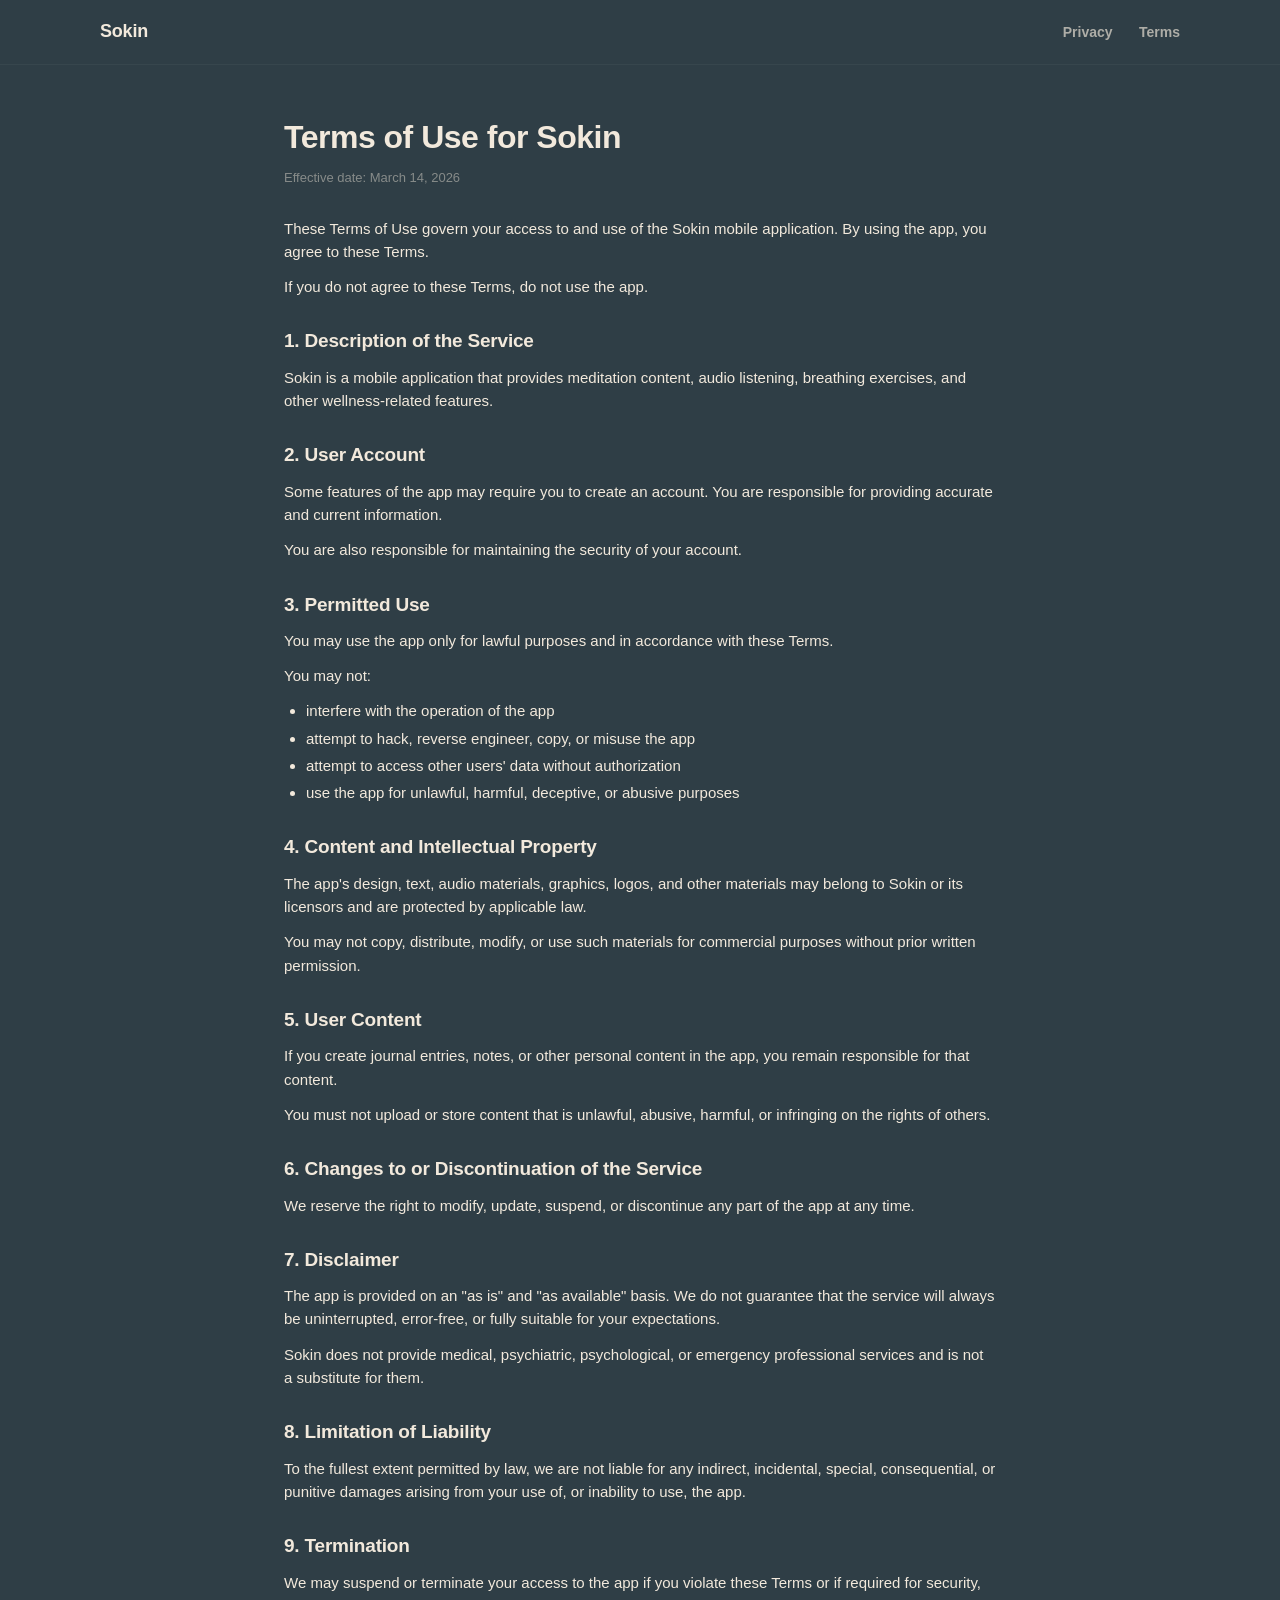
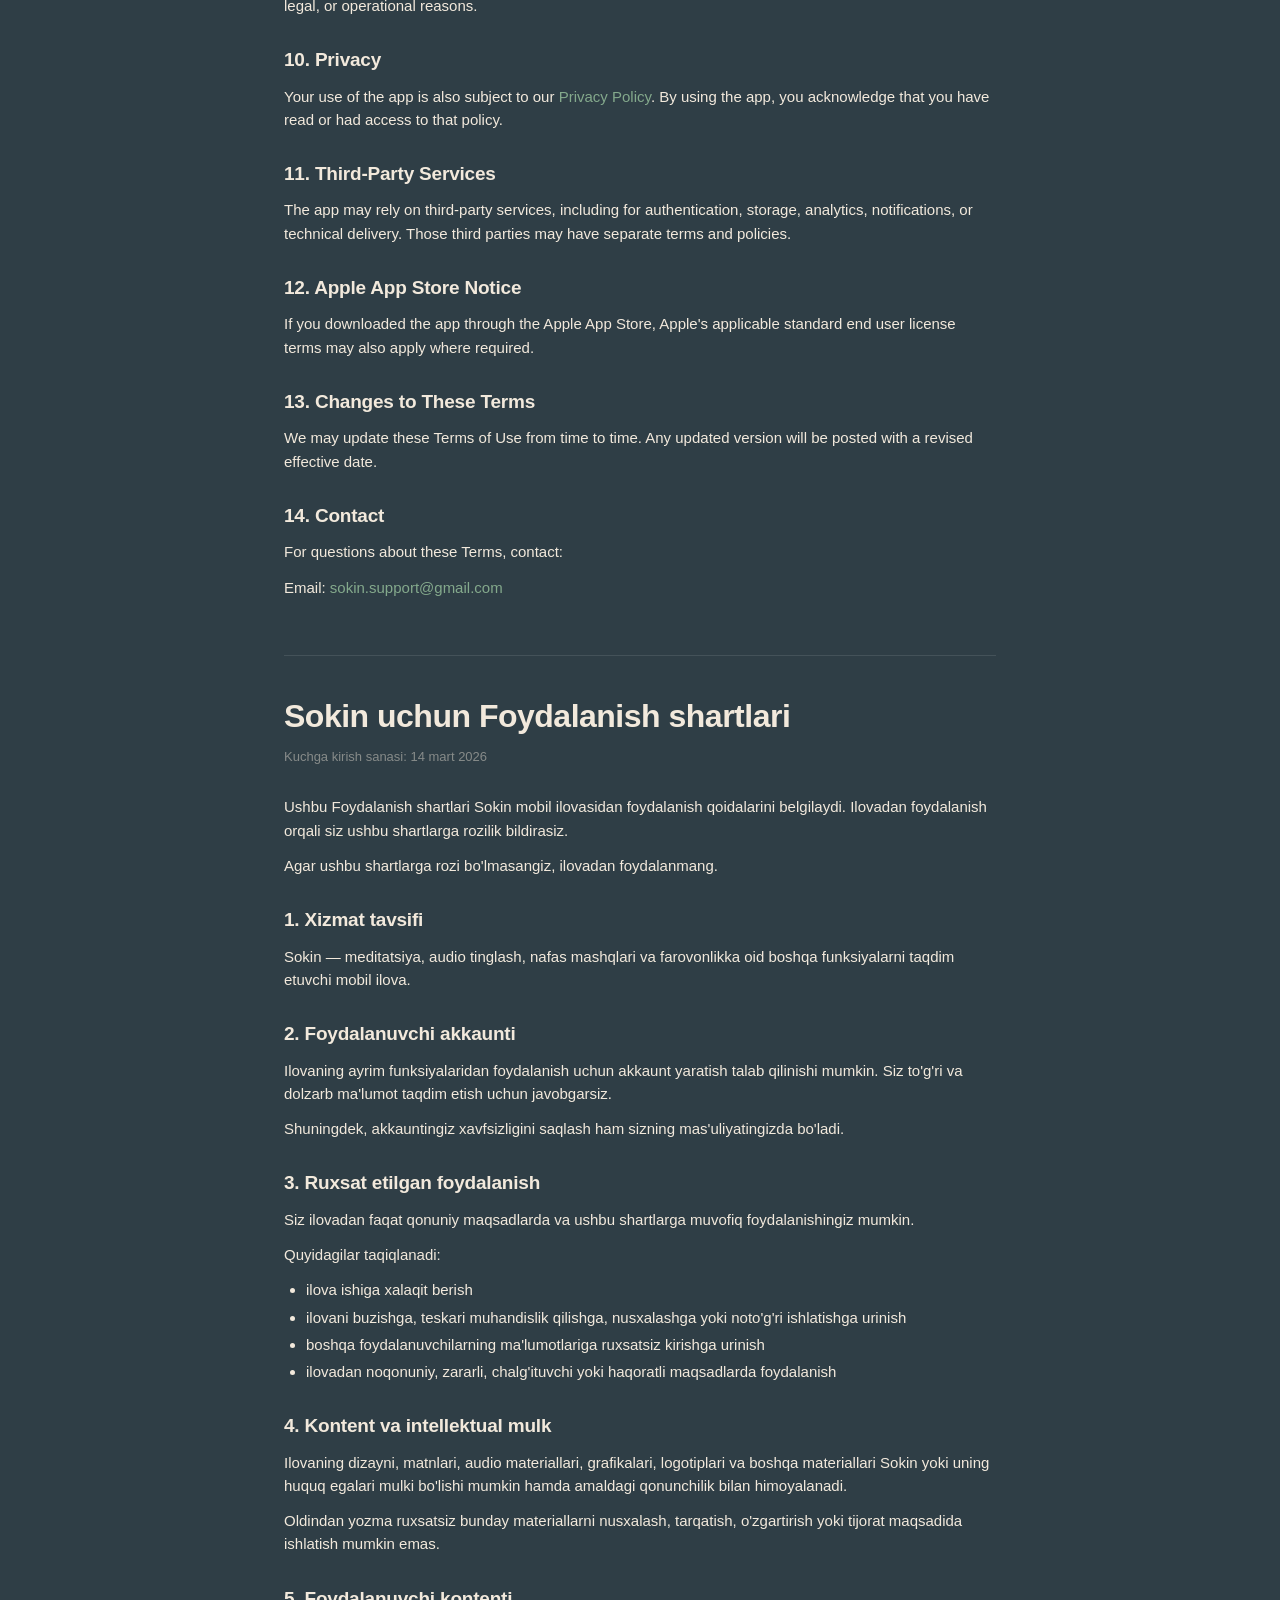
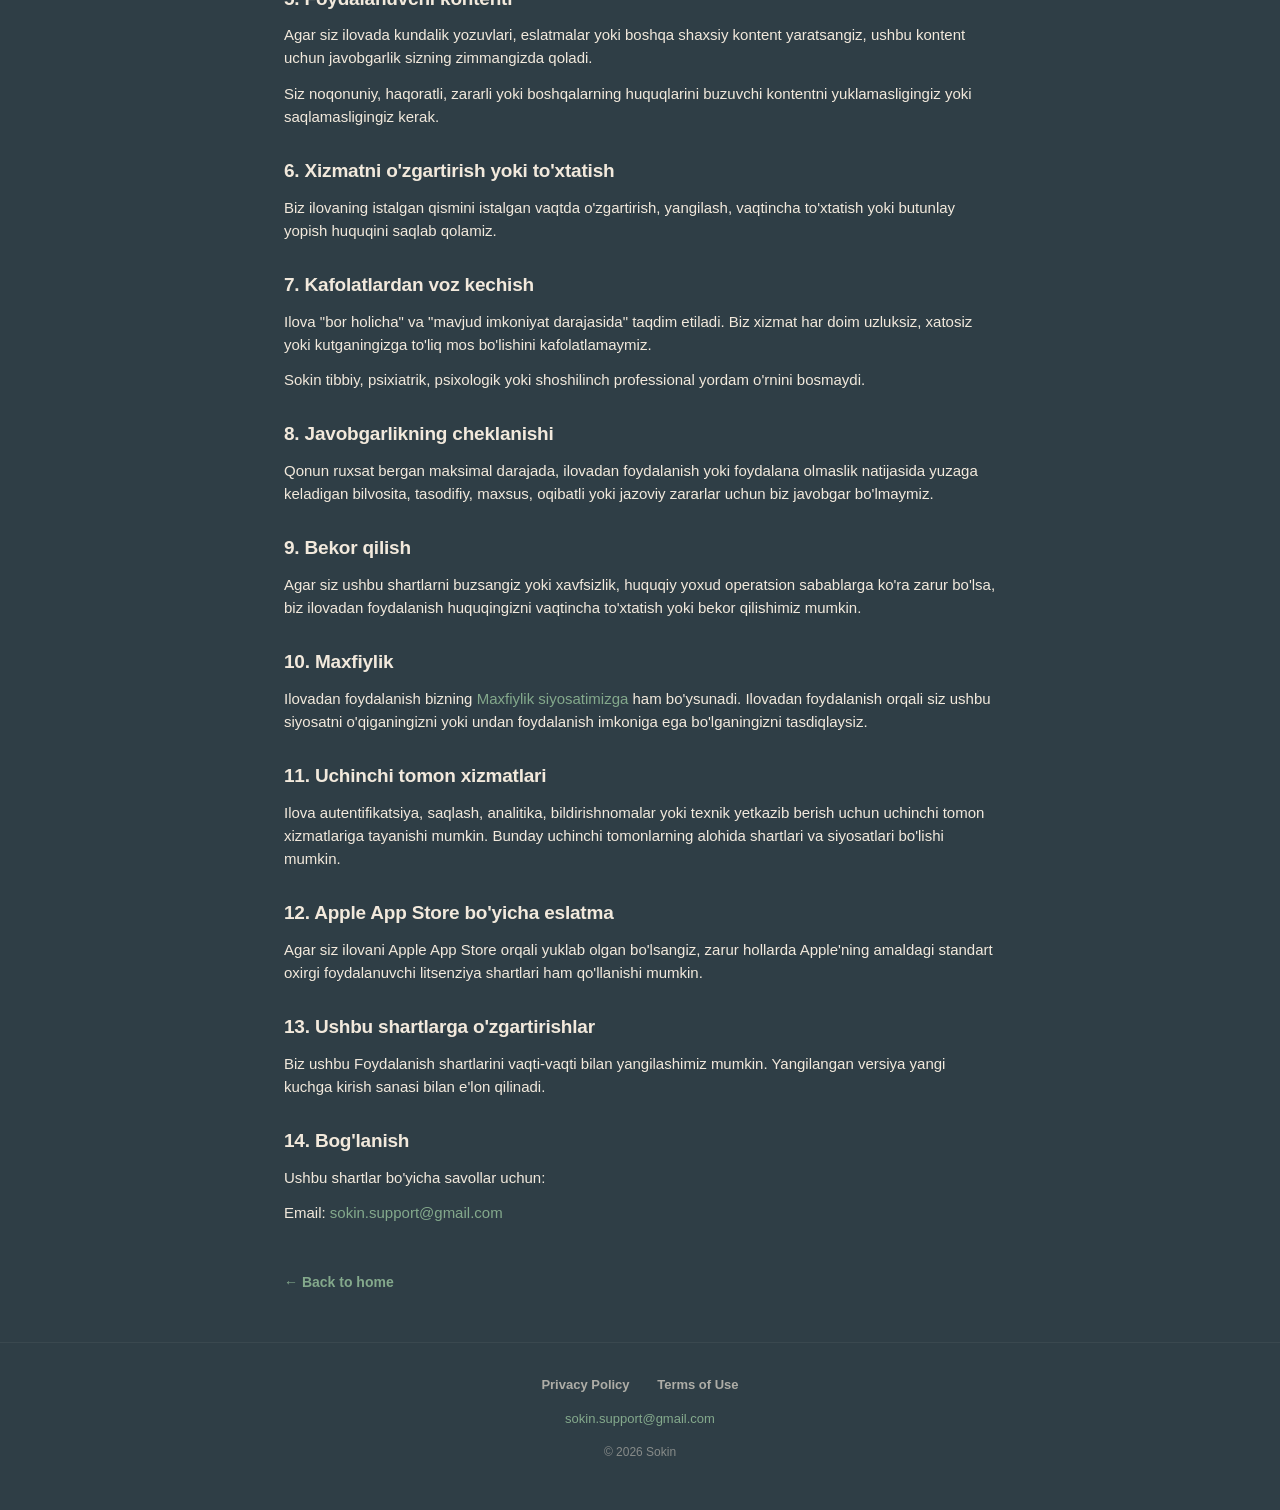
<file: terms/index.html>
<!doctype html>
<html lang="en">
<head>
  <meta charset="utf-8" />
  <meta name="viewport" content="width=device-width, initial-scale=1, viewport-fit=cover" />
  <title>Terms of Use — Sokin</title>
  <meta name="description" content="Terms of Use for the Sokin meditation app." />
  <meta name="theme-color" content="#2F3E46" />
  <link rel="stylesheet" href="../styles.css" />
</head>
<body>

  <header class="site-header">
    <div class="inner">
      <div class="brand"><a href="../" style="color: inherit;">Sokin</a></div>
      <nav>
        <a href="../privacy/">Privacy</a>
        <a href="../terms/">Terms</a>
      </nav>
    </div>
  </header>

  <main class="container policy">

    <h1>Terms of Use for Sokin</h1>
    <p class="effective">Effective date: March 14, 2026</p>

    <p>These Terms of Use govern your access to and use of the Sokin mobile application. By using the app, you agree to these Terms.</p>
    <p>If you do not agree to these Terms, do not use the app.</p>

    <h2>1. Description of the Service</h2>
    <p>Sokin is a mobile application that provides meditation content, audio listening, breathing exercises, and other wellness-related features.</p>

    <h2>2. User Account</h2>
    <p>Some features of the app may require you to create an account. You are responsible for providing accurate and current information.</p>
    <p>You are also responsible for maintaining the security of your account.</p>

    <h2>3. Permitted Use</h2>
    <p>You may use the app only for lawful purposes and in accordance with these Terms.</p>
    <p>You may not:</p>
    <ul>
      <li>interfere with the operation of the app</li>
      <li>attempt to hack, reverse engineer, copy, or misuse the app</li>
      <li>attempt to access other users' data without authorization</li>
      <li>use the app for unlawful, harmful, deceptive, or abusive purposes</li>
    </ul>

    <h2>4. Content and Intellectual Property</h2>
    <p>The app's design, text, audio materials, graphics, logos, and other materials may belong to Sokin or its licensors and are protected by applicable law.</p>
    <p>You may not copy, distribute, modify, or use such materials for commercial purposes without prior written permission.</p>

    <h2>5. User Content</h2>
    <p>If you create journal entries, notes, or other personal content in the app, you remain responsible for that content.</p>
    <p>You must not upload or store content that is unlawful, abusive, harmful, or infringing on the rights of others.</p>

    <h2>6. Changes to or Discontinuation of the Service</h2>
    <p>We reserve the right to modify, update, suspend, or discontinue any part of the app at any time.</p>

    <h2>7. Disclaimer</h2>
    <p>The app is provided on an "as is" and "as available" basis. We do not guarantee that the service will always be uninterrupted, error-free, or fully suitable for your expectations.</p>
    <p>Sokin does not provide medical, psychiatric, psychological, or emergency professional services and is not a substitute for them.</p>

    <h2>8. Limitation of Liability</h2>
    <p>To the fullest extent permitted by law, we are not liable for any indirect, incidental, special, consequential, or punitive damages arising from your use of, or inability to use, the app.</p>

    <h2>9. Termination</h2>
    <p>We may suspend or terminate your access to the app if you violate these Terms or if required for security, legal, or operational reasons.</p>

    <h2>10. Privacy</h2>
    <p>Your use of the app is also subject to our <a href="../privacy/">Privacy Policy</a>. By using the app, you acknowledge that you have read or had access to that policy.</p>

    <h2>11. Third-Party Services</h2>
    <p>The app may rely on third-party services, including for authentication, storage, analytics, notifications, or technical delivery. Those third parties may have separate terms and policies.</p>

    <h2>12. Apple App Store Notice</h2>
    <p>If you downloaded the app through the Apple App Store, Apple's applicable standard end user license terms may also apply where required.</p>

    <h2>13. Changes to These Terms</h2>
    <p>We may update these Terms of Use from time to time. Any updated version will be posted with a revised effective date.</p>

    <h2>14. Contact</h2>
    <p>For questions about these Terms, contact:</p>
    <p>Email: <a href="mailto:sokin.support@gmail.com">sokin.support@gmail.com</a></p>

    <hr class="lang-divider" />

    <h1>Sokin uchun Foydalanish shartlari</h1>
    <p class="effective">Kuchga kirish sanasi: 14 mart 2026</p>

    <p>Ushbu Foydalanish shartlari Sokin mobil ilovasidan foydalanish qoidalarini belgilaydi. Ilovadan foydalanish orqali siz ushbu shartlarga rozilik bildirasiz.</p>
    <p>Agar ushbu shartlarga rozi bo'lmasangiz, ilovadan foydalanmang.</p>

    <h2>1. Xizmat tavsifi</h2>
    <p>Sokin — meditatsiya, audio tinglash, nafas mashqlari va farovonlikka oid boshqa funksiyalarni taqdim etuvchi mobil ilova.</p>

    <h2>2. Foydalanuvchi akkaunti</h2>
    <p>Ilovaning ayrim funksiyalaridan foydalanish uchun akkaunt yaratish talab qilinishi mumkin. Siz to'g'ri va dolzarb ma'lumot taqdim etish uchun javobgarsiz.</p>
    <p>Shuningdek, akkauntingiz xavfsizligini saqlash ham sizning mas'uliyatingizda bo'ladi.</p>

    <h2>3. Ruxsat etilgan foydalanish</h2>
    <p>Siz ilovadan faqat qonuniy maqsadlarda va ushbu shartlarga muvofiq foydalanishingiz mumkin.</p>
    <p>Quyidagilar taqiqlanadi:</p>
    <ul>
      <li>ilova ishiga xalaqit berish</li>
      <li>ilovani buzishga, teskari muhandislik qilishga, nusxalashga yoki noto'g'ri ishlatishga urinish</li>
      <li>boshqa foydalanuvchilarning ma'lumotlariga ruxsatsiz kirishga urinish</li>
      <li>ilovadan noqonuniy, zararli, chalg'ituvchi yoki haqoratli maqsadlarda foydalanish</li>
    </ul>

    <h2>4. Kontent va intellektual mulk</h2>
    <p>Ilovaning dizayni, matnlari, audio materiallari, grafikalari, logotiplari va boshqa materiallari Sokin yoki uning huquq egalari mulki bo'lishi mumkin hamda amaldagi qonunchilik bilan himoyalanadi.</p>
    <p>Oldindan yozma ruxsatsiz bunday materiallarni nusxalash, tarqatish, o'zgartirish yoki tijorat maqsadida ishlatish mumkin emas.</p>

    <h2>5. Foydalanuvchi kontenti</h2>
    <p>Agar siz ilovada kundalik yozuvlari, eslatmalar yoki boshqa shaxsiy kontent yaratsangiz, ushbu kontent uchun javobgarlik sizning zimmangizda qoladi.</p>
    <p>Siz noqonuniy, haqoratli, zararli yoki boshqalarning huquqlarini buzuvchi kontentni yuklamasligingiz yoki saqlamasligingiz kerak.</p>

    <h2>6. Xizmatni o'zgartirish yoki to'xtatish</h2>
    <p>Biz ilovaning istalgan qismini istalgan vaqtda o'zgartirish, yangilash, vaqtincha to'xtatish yoki butunlay yopish huquqini saqlab qolamiz.</p>

    <h2>7. Kafolatlardan voz kechish</h2>
    <p>Ilova "bor holicha" va "mavjud imkoniyat darajasida" taqdim etiladi. Biz xizmat har doim uzluksiz, xatosiz yoki kutganingizga to'liq mos bo'lishini kafolatlamaymiz.</p>
    <p>Sokin tibbiy, psixiatrik, psixologik yoki shoshilinch professional yordam o'rnini bosmaydi.</p>

    <h2>8. Javobgarlikning cheklanishi</h2>
    <p>Qonun ruxsat bergan maksimal darajada, ilovadan foydalanish yoki foydalana olmaslik natijasida yuzaga keladigan bilvosita, tasodifiy, maxsus, oqibatli yoki jazoviy zararlar uchun biz javobgar bo'lmaymiz.</p>

    <h2>9. Bekor qilish</h2>
    <p>Agar siz ushbu shartlarni buzsangiz yoki xavfsizlik, huquqiy yoxud operatsion sabablarga ko'ra zarur bo'lsa, biz ilovadan foydalanish huquqingizni vaqtincha to'xtatish yoki bekor qilishimiz mumkin.</p>

    <h2>10. Maxfiylik</h2>
    <p>Ilovadan foydalanish bizning <a href="../privacy/">Maxfiylik siyosatimizga</a> ham bo'ysunadi. Ilovadan foydalanish orqali siz ushbu siyosatni o'qiganingizni yoki undan foydalanish imkoniga ega bo'lganingizni tasdiqlaysiz.</p>

    <h2>11. Uchinchi tomon xizmatlari</h2>
    <p>Ilova autentifikatsiya, saqlash, analitika, bildirishnomalar yoki texnik yetkazib berish uchun uchinchi tomon xizmatlariga tayanishi mumkin. Bunday uchinchi tomonlarning alohida shartlari va siyosatlari bo'lishi mumkin.</p>

    <h2>12. Apple App Store bo'yicha eslatma</h2>
    <p>Agar siz ilovani Apple App Store orqali yuklab olgan bo'lsangiz, zarur hollarda Apple'ning amaldagi standart oxirgi foydalanuvchi litsenziya shartlari ham qo'llanishi mumkin.</p>

    <h2>13. Ushbu shartlarga o'zgartirishlar</h2>
    <p>Biz ushbu Foydalanish shartlarini vaqti-vaqti bilan yangilashimiz mumkin. Yangilangan versiya yangi kuchga kirish sanasi bilan e'lon qilinadi.</p>

    <h2>14. Bog'lanish</h2>
    <p>Ushbu shartlar bo'yicha savollar uchun:</p>
    <p>Email: <a href="mailto:sokin.support@gmail.com">sokin.support@gmail.com</a></p>

    <a href="../" class="back">← Back to home</a>

  </main>

  <footer class="site-footer">
    <div class="links">
      <a href="../privacy/">Privacy Policy</a>
      <a href="../terms/">Terms of Use</a>
    </div>
    <div class="email">
      <a href="mailto:sokin.support@gmail.com">sokin.support@gmail.com</a>
    </div>
    <div style="margin-top: 14px; font-size: 12px;">© 2026 Sokin</div>
  </footer>

</body>
</html>
</file>
<file: styles.css>
/* Sokin — shared styles for landing + policy pages */

:root {
  --bg: #2F3E46;
  --surface: #354F52;
  --stroke: #3C5A5F;
  --primary: #52796F;
  --icon: #84A98C;
  --text: #F2E9DC;
  --text-muted: rgba(242, 233, 220, 0.65);
  --text-subtle: rgba(242, 233, 220, 0.45);
}

* {
  box-sizing: border-box;
  margin: 0;
  padding: 0;
}

html {
  scroll-behavior: smooth;
}

body {
  font-family: -apple-system, BlinkMacSystemFont, "Segoe UI", "SF Pro Text",
    Roboto, "Helvetica Neue", Arial, sans-serif;
  background: var(--bg);
  color: var(--text);
  line-height: 1.55;
  -webkit-font-smoothing: antialiased;
  -moz-osx-font-smoothing: grayscale;
}

.container {
  max-width: 760px;
  margin: 0 auto;
  padding: 48px 24px;
}

a {
  color: var(--icon);
  text-decoration: none;
  transition: color 0.18s ease;
}
a:hover {
  color: var(--text);
}

header.site-header {
  padding: 18px 24px;
  border-bottom: 1px solid rgba(255, 255, 255, 0.04);
}
header.site-header .inner {
  max-width: 1080px;
  margin: 0 auto;
  display: flex;
  align-items: center;
  justify-content: space-between;
}
header.site-header .brand {
  font-weight: 800;
  font-size: 18px;
  letter-spacing: -0.2px;
  color: var(--text);
}
header.site-header nav a {
  font-size: 14px;
  font-weight: 600;
  margin-left: 22px;
  color: var(--text-muted);
}
header.site-header nav a:hover {
  color: var(--text);
}

/* Landing hero */
.hero {
  padding: 80px 24px 56px;
  text-align: center;
}
.hero h1 {
  font-size: 56px;
  font-weight: 800;
  letter-spacing: -1.2px;
  line-height: 1.05;
  margin-bottom: 18px;
}
.hero .tagline {
  font-size: 19px;
  color: var(--text-muted);
  max-width: 560px;
  margin: 0 auto 36px;
  line-height: 1.45;
}
.hero .badges {
  display: flex;
  gap: 14px;
  justify-content: center;
  flex-wrap: wrap;
  margin-top: 8px;
}
.store-badge {
  display: inline-flex;
  align-items: center;
  gap: 10px;
  padding: 12px 20px;
  background: rgba(255, 255, 255, 0.05);
  border: 1px solid rgba(255, 255, 255, 0.10);
  border-radius: 14px;
  font-size: 14px;
  font-weight: 600;
  color: var(--text);
  transition: background 0.18s ease, border-color 0.18s ease, transform 0.18s ease;
}
.store-badge:hover {
  background: rgba(82, 121, 111, 0.20);
  border-color: rgba(132, 169, 140, 0.45);
  color: var(--text);
  transform: translateY(-1px);
}
.store-badge.disabled {
  opacity: 0.55;
  cursor: default;
  pointer-events: none;
}
.store-badge .platform {
  font-size: 11px;
  text-transform: uppercase;
  letter-spacing: 0.6px;
  color: var(--text-subtle);
  font-weight: 700;
}
.store-badge .name {
  font-size: 15px;
  font-weight: 700;
}

/* Feature blocks */
.features {
  padding: 56px 24px;
  display: grid;
  grid-template-columns: repeat(3, 1fr);
  gap: 22px;
  max-width: 1000px;
  margin: 0 auto;
}
.feature {
  padding: 26px 22px;
  background: rgba(255, 255, 255, 0.04);
  border: 1px solid rgba(255, 255, 255, 0.06);
  border-radius: 18px;
}
.feature h3 {
  font-size: 17px;
  font-weight: 700;
  margin-bottom: 10px;
  letter-spacing: -0.2px;
}
.feature p {
  font-size: 14px;
  color: var(--text-muted);
  line-height: 1.5;
}

/* Footer */
footer.site-footer {
  border-top: 1px solid rgba(255, 255, 255, 0.05);
  padding: 32px 24px 48px;
  text-align: center;
  font-size: 13px;
  color: var(--text-subtle);
}
footer.site-footer .links {
  margin-bottom: 14px;
}
footer.site-footer .links a {
  margin: 0 12px;
  font-weight: 600;
  color: var(--text-muted);
}
footer.site-footer .links a:hover {
  color: var(--text);
}
footer.site-footer .email a {
  color: var(--icon);
}

/* Policy pages (privacy, terms) */
.policy {
  font-size: 15px;
}
.policy h1 {
  font-size: 32px;
  font-weight: 800;
  letter-spacing: -0.5px;
  margin-bottom: 6px;
}
.policy .effective {
  font-size: 13px;
  color: var(--text-subtle);
  margin-bottom: 28px;
}
.policy h2 {
  font-size: 19px;
  font-weight: 700;
  margin: 28px 0 10px;
  letter-spacing: -0.2px;
}
.policy h3 {
  font-size: 15px;
  font-weight: 700;
  margin: 18px 0 6px;
  color: var(--text-muted);
}
.policy p {
  margin-bottom: 12px;
  color: var(--text);
}
.policy ul {
  margin: 4px 0 14px 22px;
  color: var(--text);
}
.policy ul li {
  margin-bottom: 4px;
}
.policy hr.lang-divider {
  border: 0;
  border-top: 1px solid rgba(255, 255, 255, 0.10);
  margin: 56px 0 36px;
}
.policy a.back {
  display: inline-block;
  margin-top: 36px;
  font-size: 14px;
  font-weight: 600;
}

@media (max-width: 720px) {
  .hero {
    padding: 60px 20px 40px;
  }
  .hero h1 {
    font-size: 40px;
  }
  .hero .tagline {
    font-size: 16px;
  }
  .features {
    grid-template-columns: 1fr;
    padding: 40px 20px;
  }
  .policy h1 {
    font-size: 26px;
  }
  .policy h2 {
    font-size: 17px;
  }
}
</file>
